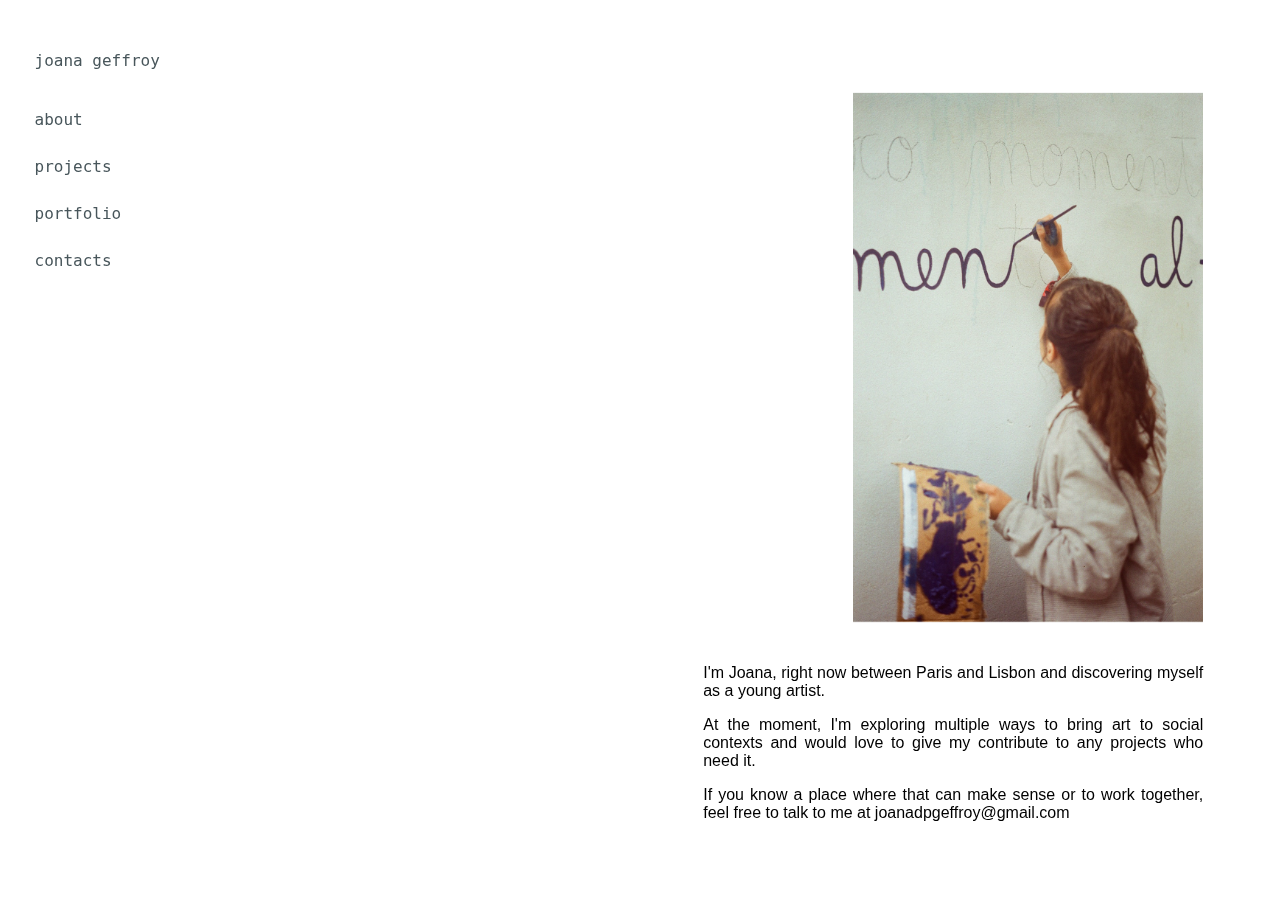
<file: index.html>
<!DOCTYPE html>
<html lang="en">
<head>
	<meta charset="UTF-8">
	<meta name="viewport" content="width=device-width, initial-scale=1.0">
	<meta http-equiv="X-UA-Compatible" content="IE=edge">
	<title>Joana Geffroy</title>
	<link rel="stylesheet" href="styles/main.css">
	<link href="https://fonts.cdnfonts.com/css/futura-std-4" rel="stylesheet">
</head>
<body>
	<div>
		<button class="hamburger" onclick="toggleMenu()">
			<div class="hamburger-line line1"></div>
			<div class="hamburger-line line2"></div>
			<div class="hamburger-line line3"></div>
		</button>
	</div>
	
	<div class="container">
		
		<div class="menu-lateral">
			<nav class="nav-lateral">
				<p>joana geffroy</p>
				<a href="./index.html">about</a><br>
				<a href="./projects_mesmo_mundo.html">projects</a><br>
				<a href="./portefolio.html">portfolio</a><br>
				<a href="./contacts.html" class="active">contacts</a>
			</nav>
		</div>
		
		<div class="page-normal">
			<img src="./img/joana2.png" class="img-main-page"/>
			
			<div class="main-paragraphs">
				<p>I'm Joana, right now between Paris and Lisbon and discovering myself as a young artist.</p>
				
				<p>At the moment, I'm exploring multiple ways to bring art to social contexts and would love to give my contribute to any projects who need it.</p>
				
				<p>If you know a place where that can make sense or to work together, feel free to talk to me at joanadpgeffroy@gmail.com</p>
			</div>
		</div>
	</div>
	
	
	<script>
		function toggleMenu() {
			const menu = document.querySelector('.menu-lateral');
			menu.style.display = (menu.style.display === 'block' || menu.style.display === '') ? 'none' : 'block';
		}
	</script>
</body>
</html>
</file>
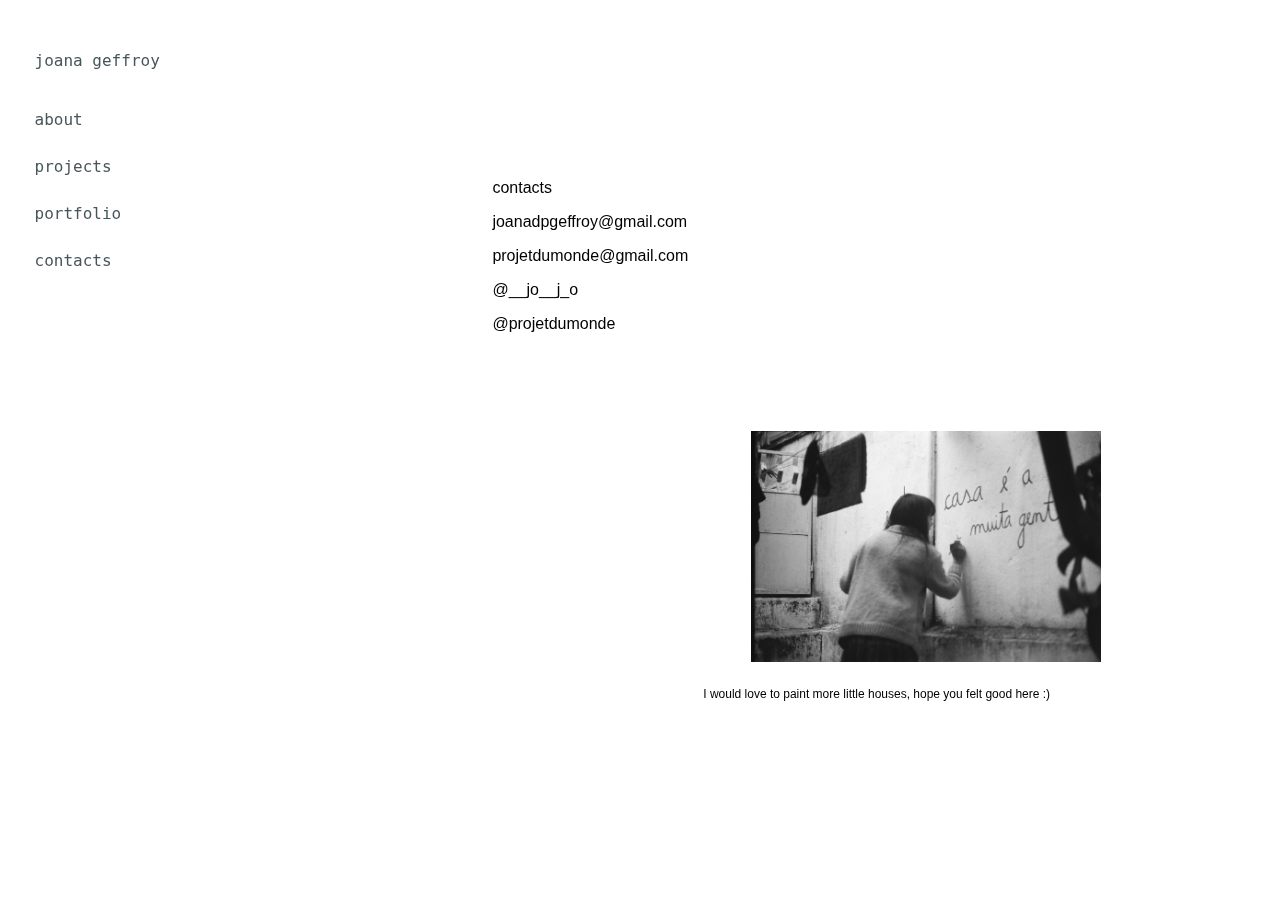
<file: contacts.html>
<!DOCTYPE html>
<html lang="en">
<head>
	<meta charset="UTF-8">
	<meta name="viewport" content="width=device-width, initial-scale=1.0">
	<meta http-equiv="X-UA-Compatible" content="IE=edge">
	<title>Joana Geffroy</title>
	<link rel="stylesheet" href="styles/main.css">
	<link href="https://fonts.cdnfonts.com/css/futura-std-4" rel="stylesheet">
</head>
<body>
	<div>
		<button class="hamburger" onclick="toggleMenu()">
			<div class="hamburger-line line1"></div>
			<div class="hamburger-line line2"></div>
			<div class="hamburger-line line3"></div>
		</button>
	</div>
	
	<div class="container">
	
		<div class="menu-lateral">
			<nav class="nav-lateral">
				<p>joana geffroy</p>
				<a href="./index.html">about</a><br>
				<a href="./projects_mesmo_mundo.html">projects</a><br>
				<a href="./portefolio.html">portfolio</a><br>
				<a href="./contacts.html" class="active">contacts</a>
			</nav>
		</div>
		
		<div class="page-normal" style="display:block!important">
			
			<div class="main-paragraphs full-mobile" style="text-align: center!important; justify-content: center!important; margin: auto!important; margin-bottom: 4%!important; margin-top:15%!important; position: relative;">
				<p>contacts</p>
				
				<p>joanadpgeffroy@gmail.com</p>
				
				<p>projetdumonde@gmail.com</p>
				
				<p>@__jo__j_o</p>
				
				<p>@projetdumonde</p>
			</div>
			
			<div class="full-mobile" style="display:flex; margin-right: 15%;">
				<img src="./img/joana.jpg" class="img-main-page full-mobile" style="margin-right:0!important; width:66%"/>
			</div>
			
			<div class="main-paragraphs full-mobile">
				<p style="font-size:9pt">I would love to paint more little houses, hope you felt good here :)</p>
			</div>

		</div>
	</div>
	
	
	<script>
		function toggleMenu() {
			const menu = document.querySelector('.menu-lateral');
			menu.style.display = (menu.style.display === 'block' || menu.style.display === '') ? 'none' : 'block';
		}
	</script>
</body>
</html>
</file>
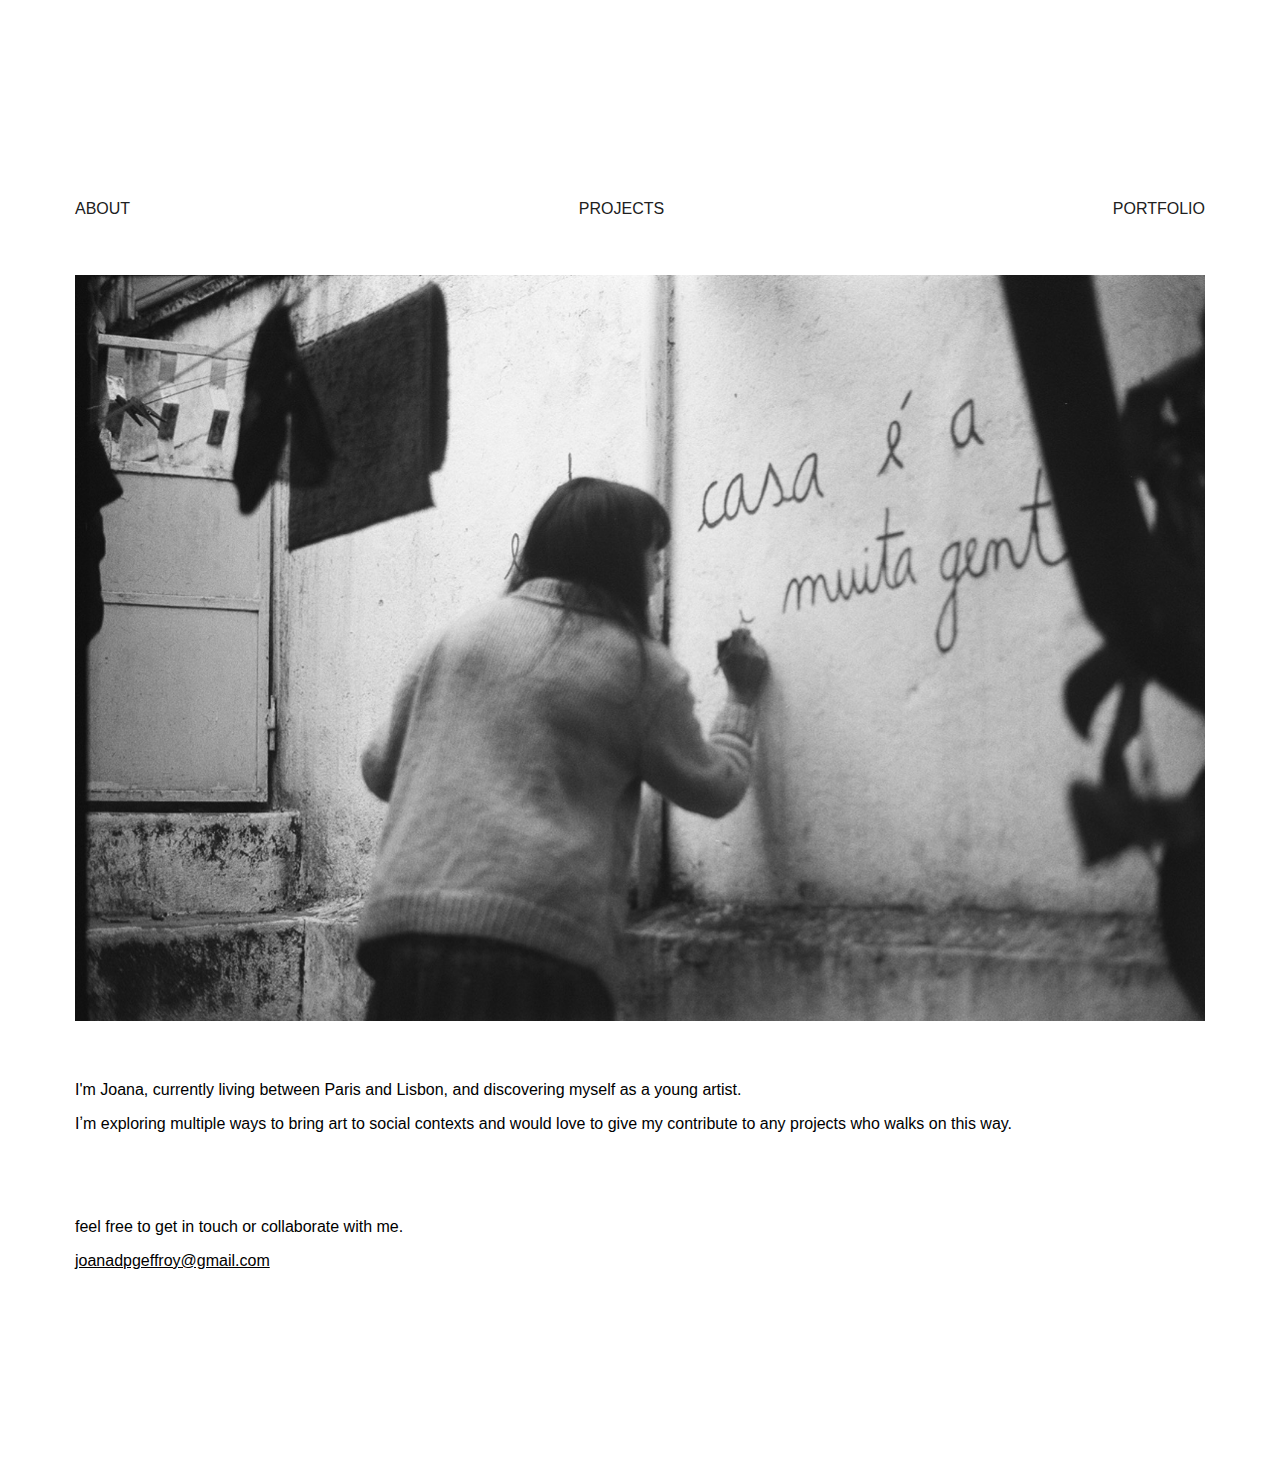
<file: index_old.html>
<!DOCTYPE html>
<html>
<head>
	<meta name="viewport" content="width=device-width, initial-scale=1.0">
	<link rel="stylesheet" href="styles/main.css">
	<meta charset="UTF-8">
	<title>Joana Geffroy</title>
	<link href="https://fonts.cdnfonts.com/css/futura-std-4" rel="stylesheet">
</head>
<body>
	
	<div class="main" style="margin: 200px 75px;">
		<div class="main-menu">
			<a href="./index.html">about</a>
			<a href="./projects.html">projects</a>
			<a href="./portefolio.html">portfolio</a>
		</div>
		<img src="./img/joana.jpg" class="main-img" style="margin:5% 0%; padding:0% 0%"/>
		<p style="margin: 0% 0%; padding: 0% 0%; font-family: 'Futura-Medium', sans-serif;">
			I'm Joana, currently living between Paris and Lisbon, and discovering myself as a young artist.
		</p>
		<p style="font-family: 'Futura-Medium', sans-serif;">
			Iʼm exploring multiple ways to bring art to social contexts and would love to give my contribute to any projects who walks on this way.
		</p>
		<p style="margin-top: 7.5%; font-family: 'Futura-Medium', sans-serif;">
			feel free to get in touch or collaborate with me.
		</p>
		<p style="margin-top: 0%; font-family: 'Futura-Medium', sans-serif;">
			<a href="mailto:joanadpgeffroy@gmail.com" style="color: black!important">joanadpgeffroy@gmail.com</a>
		</p>
	</div>
</body>
</html>
</file>
<file: styles/main.css>
body {
	background-color: #ffffff;
	margin: 0% 0%;
}

.main-menu {
	justify-content: space-between;
	display: flex;
	flex: 1;
}

.main-menu a {
	color: rgba(32, 32, 32, 1);
	text-decoration: none;
	font-family: Helvetica, Arial, sans-serif;
	text-transform: uppercase; 
}

.main-img {
	padding: 10% 0%;
	width: 100%;
}

@media only screen and (max-width: 600px) {
	.main {
		margin: 100px 25px 0px 25px !important;
	}
}

/* new code */

.hamburger {
  display: block;
  background: none;
  border: none;
  cursor: pointer;
  padding: 10px;
  z-index: 10;
  display: none;
}

/* Hamburger icon lines */
.hamburger-line {
  width: 30px;
  height: 4px;
  background-color: #333;
  margin: 6px 0;
  transition: 0.3s;
}

/* When the menu is open (active state) */
.hamburger.open .line1 {
  transform: rotate(-45deg) translate(-5px, 6px);
}

.hamburger.open .line2 {
  opacity: 0;
}

.hamburger.open .line3 {
  transform: rotate(45deg) translate(-5px, -6px);
}

@media screen and (max-width: 768px) {
  .menu-lateral {
    display: none;
    position: relative!important;
  }
  
  .hamburger {
    display: block;
  }
  
  .full-mobile {
    width: 100vw!important;
    display: block!important;
    margin-right: 0!important;
    margin-left: 0!important;
    padding-right: 0!important;
    padding-left: 0!important;
    max-width: 100vw!important;
    justify-content: center!important;
    text-align: center!important;
  }
  
  .page-normal {
    margin: 2.5%!important;
    padding: 0!important;
    text-align: center!important;
  }
  
  .main-text {
    margin-right: 1.5%!important;
  }
  
  .video {
    margin-right: 1.5%!important;
  }
  
  .temo1 {
    display: none!important;
  }
}

.container {
  display: flex;
  height: 100vh;
}

.menu-lateral {
	width: 12vw;
	min-width: 175px;
	height: 100vh;
	position: fixed;
	padding: 2.7%;
}

.nav-lateral p {
  font-family: "Monaco", "Menlo", monospace !important;
  text-decoration: none;
  color: rgb(72, 86, 91);
  display: block;
  margin-bottom: 40px; 
}

.nav-lateral a {
  font-family: "Monaco", "Menlo", monospace !important;
  text-decoration: none;
  color: rgb(72, 86, 91);
 
  display: block;
  margin-bottom: 10px; 
}

.nav-lateral a:hover {
	color: rgb(26, 28, 29);
}

.page-normal {
  margin-left: calc(16vw);
  width: calc(100vw - 16vw);
  padding: 2%;
  position: relative;
  
  display: flex;
  flex-direction: column;
  align-items: flex-start;
  
  margin-bottom: 5%;
}

.img-main-page{
  max-width: 350px;
  height: auto;
  position: relative;
  margin-left: auto;
  margin-right: 5%;
  margin-top: 6.5%;
}

.main-paragraphs {
  display: block;
  margin-top: 2.5%;
	
  max-width: 500px;
  position: relative;
  margin-left: auto;
  margin-right: 5%;
}

.main-paragraphs p {
  font-family: 'Futura std', sans-serif;
  text-align: justify;
}

.main-text {
  display: block;
  margin-top: 15%;
  
  max-width: 100vw;
  position: relative;
  margin-left: 5%;
  margin-right: 15%;
}

.main-text p {
  font-family: 'Futura std', sans-serif;
  text-align: justify;
}
</file>
